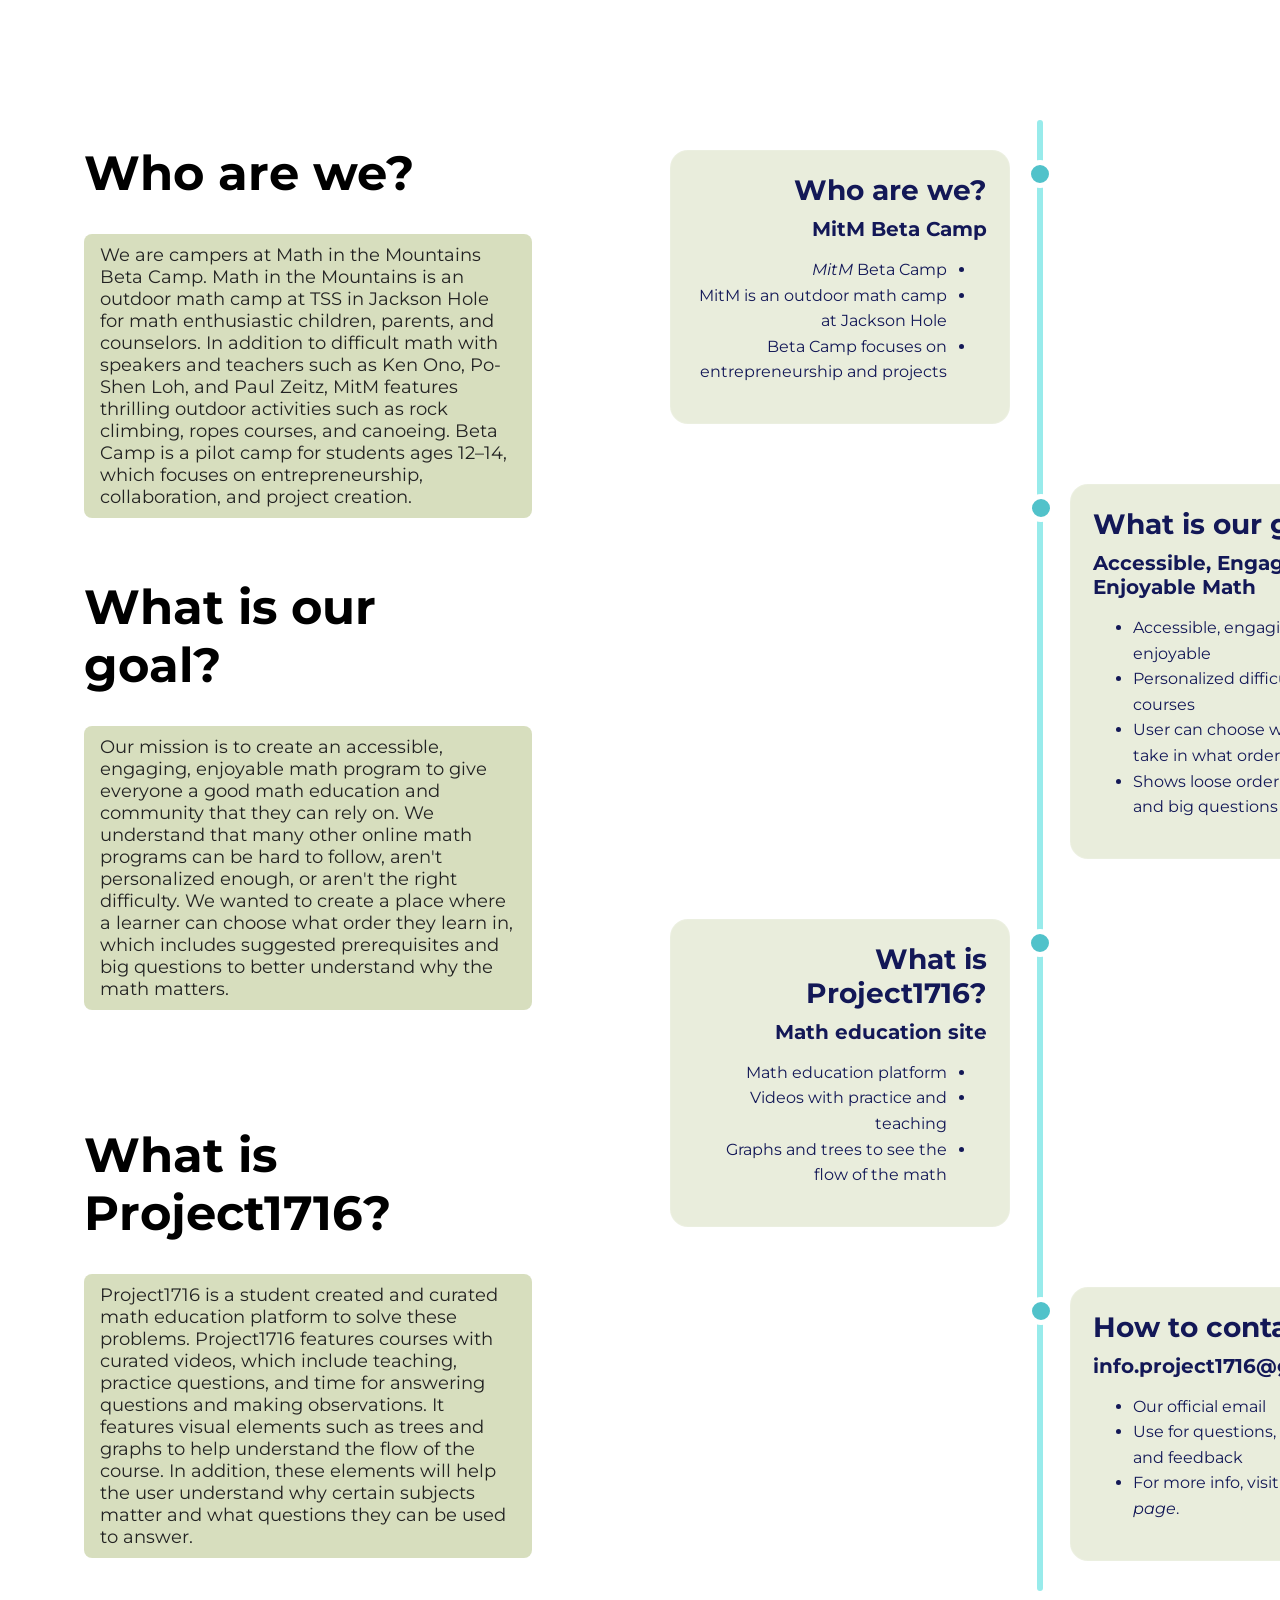
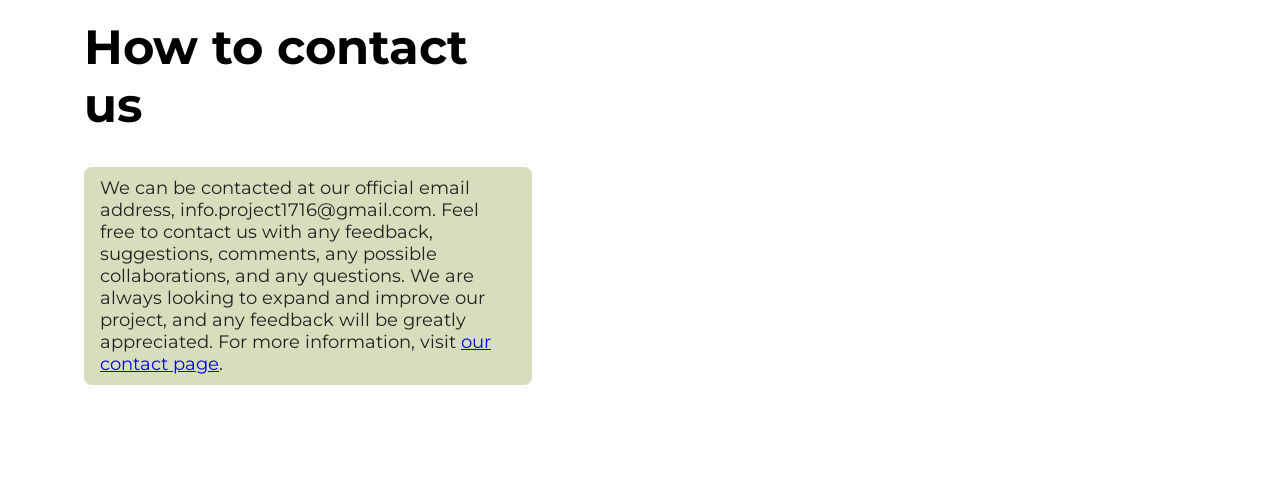
<file: templates/aboutus.html>
<!DOCTYPE html>
<html lang="en">
<head>
    <meta charset="UTF-8">
    <meta name="viewport" content="width=device-width, initial-scale=1.0">
    <title>About | MitM Beta Camp Project</title>

    <link rel="preconnect" href="https://fonts.googleapis.com">
    <link rel="preconnect" href="https://fonts.gstatic.com" crossorigin>
    <link href="https://fonts.googleapis.com/css2?family=Montserrat:wght@400;700&display=swap" rel="stylesheet">
    <link rel="stylesheet" href="/static/style.css">

    <style>

    body {
        margin: 0;
        background: #ffffff;
        color: white;
        font-family: 'Montserrat', sans-serif;
        min-height: 100vh;





}

    p {
        background: rgba(208, 217, 179, 0.85);
        padding: 10px 16px;
        border-radius: 8px;
        color: #222;
        width: 35vw;
        font-size: large;
    }

    /* LEFT SIDE CONTENT */

    .page-content {
        position: absolute;
        left: 60px;
        top: 60px;
        width: 35%;
        z-index: 2;
    }

    .page-content h1 {
        font-size: 3rem;
        margin-top: 60px;
        color: black;
    }

    /* TIMELINE */

    .timeline {
        position: absolute;
        left: 50vw;
        top: 120px;
        right: 40px;
        width: 800px;
    }

    .timeline::before {
        content: "";
        position: absolute;
        left: 50%;
        top: 0;
        bottom: 0;
        width: 6px;
        background: #98ebeb;
        transform: translateX(-50%);
        border-radius: 999px;
    }

    .event {
        position: relative;
        width: 50%;
        padding: 30px;
        box-sizing: border-box;
    }

    .event:nth-child(odd) {
        left: 0;
        text-align: right;
    }

    .event:nth-child(even) {
        left: 50%;
        text-align: left;
    }

    /* NODES */

    .node {
        position: absolute;
        top: 40px;

        width: 28px;
        height: 28px;

        background: #51c2ca;
        border: 5px solid white;
        border-radius: 50%;

        z-index: 10;

        transition: all .25s ease;
    }

    .event:nth-child(odd) .node {
        right: -13.5px;
    }

    .event:nth-child(even) .node {
        left: -13.5px;
    }

    .node:hover {
        transform: scale(1.4);
        background: #fbbf24;
        box-shadow: 0 0 25px #fbbf24;
    }

    /* CARDS */

    .card {
        background: rgba(208, 217, 179, 0.463);
        backdrop-filter: blur(10px);

        border-radius: 18px;
        padding: 22px;

        transition: all .25s ease;

        border: 1px solid rgba(255,255,255,.12);
    }

    .card:hover {
        transform: translateY(-5px);
        box-shadow: 0 15px 35px rgba(0,0,0,.25);
    }

    .Question {
        font-size: 28px;
        font-weight: 700;
        color: #131857;
        margin-bottom: 10px;
    }

    .title {
        font-size: 20px;
        font-weight: 700;
        margin-bottom: 10px;
        color: #131857;
    }

    .description {
        color: #131857;
        line-height: 1.6;
    }


.description a {
    text-decoration: none;
    font-style: italic;
    color: inherit;
}

.description a:hover {
    text-decoration: underline;
}

.p {
    color: black;
}

.p a {
    text-decoration: none;
    font-style: italic;
    color: inherit;
}

.p a:hover {
    text-decoration: underline;
}

    </style>
</head>

<body>

{% include '_top_bar.html' %}

<main class="page-content">
    <h1>Who are we?</h1>
    <p>We are campers at Math in the Mountains Beta Camp. Math in the Mountains is an outdoor math camp at TSS
        in Jackson Hole for math enthusiastic children, parents, and counselors. In addition to difficult math with
    speakers and teachers such as Ken Ono, Po-Shen Loh, and Paul Zeitz, MitM features thrilling outdoor activities such
    as rock climbing, ropes courses, and canoeing. Beta Camp is a pilot camp for students ages 12–14, which focuses on
    entrepreneurship, collaboration, and project creation. </p>
    
    <h1>What is our goal?</h1>

    <p>
        Our mission is to create an accessible, engaging, enjoyable math program to give everyone a good math education
        and community that they can rely on. We understand that many other online math programs can be hard to follow,
        aren't personalized enough, or aren't the right difficulty. We wanted to create a place where a learner can choose
        what order they learn in, which includes suggested prerequisites and big questions to better understand why the math
        matters.
    </p>

    <br><br>

    <h1>What is Project1716?</h1>
        <p>Project1716 is a student created and curated math education platform to solve these problems. Project1716 features
        courses with curated videos, which include teaching, practice questions, and time for answering questions and making
        observations. It features visual elements such as trees and graphs to help understand the flow of the course. In 
        addition, these elements will help the user understand why certain subjects matter and what questions they
        can be used to answer.</p>

    <h1>How to contact us</h1>
    <p>We can be contacted at our official email address, info.project1716@gmail.com. 
        Feel free to contact us with any feedback, suggestions, comments, any
        possible collaborations, and any questions. We are always looking to expand
        and improve our project, and any feedback will be greatly appreciated. For more
        information, visit <a href = "/contact-us">our contact page</a>.</p>

    <br><br><br><br>
</main>

<div class="timeline">

    <div class="event">
        <div class="node"></div>

        <div class="card">
            <div class="Question">Who are we?</div>

            <div class="title">MitM Beta Camp</div>

            <div class="description">
                <ul style="direction: rtl; text-align: right;">
                      <li><a href="https://www.mathmountains.org/" target="_blank" rel="noopener noreferrer">MitM</a> Beta Camp</li>
                      <li>MitM is an outdoor math camp at Jackson Hole</li>
                     <li>Beta Camp focuses on entrepreneurship and projects</li>
                </ul>

            </div>
        </div>
    </div>

    <div class="event">
        <div class="node"></div>

        <div class="card">
            <div class="Question">What is our goal?</div>

            <div class="title">Accessible, Engaging, Enjoyable Math</div>



            <div class="description">
                <ul>
                      <li>Accessible, engaging, and enjoyable</li>
                     <li>Personalized difficulty and courses</li>
                      <li>User can choose what they take in what order</li>
                      <li>Shows loose order suggestion and big questions as goals</li>
                </ul>
            </div>
        </div>
    </div>

    <div class="event">
        <div class="node"></div>

        <div class="card">
            <div class="Question">What is Project1716?</div>

            <div class="title">Math education site</div>

            <div class="description">
                <ul style="direction: rtl; text-align: right;">
                      <li>Math education platform</li>
                      <li>Videos with practice and teaching</li>
                     <li>Graphs and trees to see the flow of the math</li>
                </ul>
            </div>
        </div>
    </div>

    <div class="event">
        <div class="node"></div>

        <div class="card">
            <div class="Question">How to contact us</div>

            <div class="title">info.project1716@gmail.com</div>


            <div class="description">
                <ul>
                      <li>Our official email</li>
                     <li>Use for questions, suggestions, and feedback</li>
                      <li>For more info, visit <a href="/contact-us">our contact page</a>.</li>
                </ul>
            </div>
        </div>
    </div>

</div>

</body>
</html>
</file>
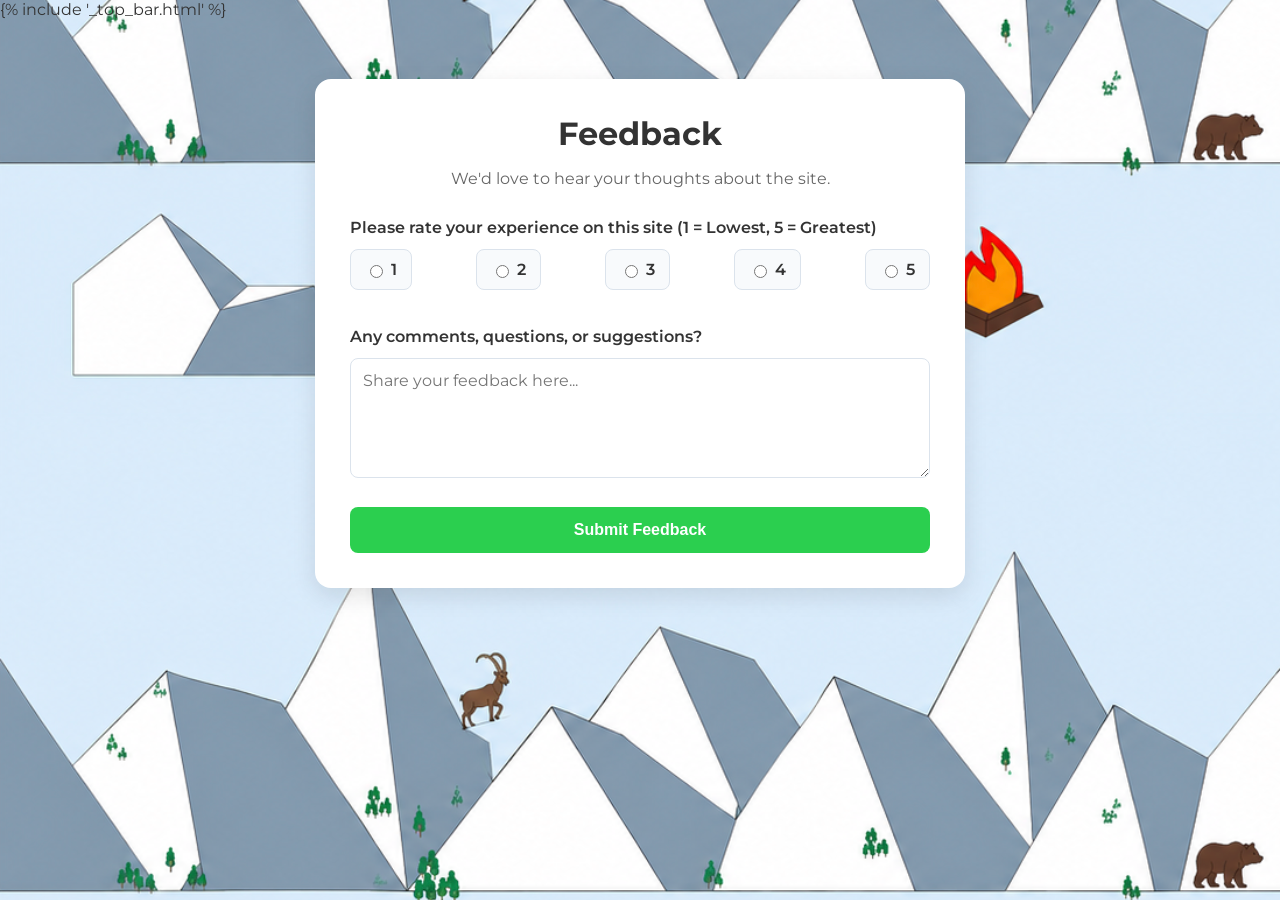
<file: templates/contact_us.html>
<!DOCTYPE html>
<html lang="en">
<head>
    <meta charset="UTF-8">
    <meta name="viewport" content="width=device-width, initial-scale=1.0">
    <title>MitM Beta Camp Project</title>
    <link rel="stylesheet" href="/static/style.css">

    <link rel="preconnect" href="https://fonts.googleapis.com">
    <link rel="preconnect" href="https://fonts.gstatic.com" crossorigin>
    <link href="https://fonts.googleapis.com/css2?family=Montserrat:wght@400;600;700&display=swap" rel="stylesheet">

    <style>
        * {
            box-sizing: border-box;
        }

        body {
            margin: 0;
            font-family: 'Montserrat', sans-serif;
            background: #f4f7fb;
            color: #333;



    background-image: url('/static/images/background.png'); 
            
    background-repeat: no-repeat; 
            
    background-size: auto, 100vh; 
            
    background-position: 0vw -35vh; 
            
    background-attachment: fixed; 

    background-repeat: repeat;
    
    animation: loopBackground 120s linear infinite; 
}

@keyframes loopBackground {
    from {
        background-position: 0 0vh;
    }
    to {
        background-position: 100vw 0vh; 
    }


        }

        .feedback-container {
            max-width: 650px;
            margin: 60px auto;
            padding: 35px;
            background: white;
            border-radius: 16px;
            box-shadow: 0 8px 24px rgba(0,0,0,0.1);
        }

        h1 {
            margin-top: 0;
            margin-bottom: 10px;
            font-size: 2rem;
            text-align: center;
        }

        .subtitle {
            text-align: center;
            color: #666;
            margin-bottom: 30px;
        }

        .form-group {
            margin-bottom: 25px;
        }

        label {
            display: block;
            font-weight: 600;
            margin-bottom: 12px;
        }

        .rating-group {
            display: flex;
            justify-content: space-between;
            gap: 10px;
            flex-wrap: wrap;
        }

        .rating-option {
            display: flex;
            align-items: center;
            gap: 5px;
            padding: 10px 14px;
            background: #f8fafc;
            border: 1px solid #dbe3ec;
            border-radius: 8px;
            cursor: pointer;
            transition: 0.2s;
            accent-color: #2bcf4f;
        }

        .rating-option:hover {
            background: #e8f0ff;
            border-color: #2bcf4f;
        }

        textarea {
            width: 100%;
            min-height: 120px;
            padding: 12px;
            border: 1px solid #dbe3ec;
            border-radius: 8px;
            font-family: inherit;
            font-size: 1rem;
            resize: vertical;
        }

        textarea:focus {
            outline: none;
            border-color: #2bcf4f;
            box-shadow: 0 0 0 3px rgba(79,140,255,0.15);
        }

        .submit-btn {
            width: 100%;
            padding: 14px;
            border: none;
            border-radius: 8px;
            background: #2bcf4f;
            color: white;
            font-size: 1rem;
            font-weight: 600;
            cursor: pointer;
            transition: 0.2s;
        }

        .submit-btn:hover {
            background: #2bcf4f;
        }
    </style>
</head>

<body>
    {% include '_top_bar.html' %}

    <div class="feedback-container">
        <h1>Feedback</h1>
        <p class="subtitle">
            We'd love to hear your thoughts about the site.
        </p>

        <form action="/feedback">
            <div class="form-group">
                <label>
                    Please rate your experience on this site
                    (1 = Lowest, 5 = Greatest)
                </label>

                <div class="rating-group">
                    <label class="rating-option">
                        <input type="radio" name="rating" value="1">
                        1
                    </label>

                    <label class="rating-option">
                        <input type="radio" name="rating" value="2">
                        2
                    </label>

                    <label class="rating-option">
                        <input type="radio" name="rating" value="3">
                        3
                    </label>

                    <label class="rating-option">
                        <input type="radio" name="rating" value="4">
                        4
                    </label>

                    <label class="rating-option">
                        <input type="radio" name="rating" value="5">
                        5
                    </label>
                </div>
            </div>

            <div class="form-group">
                <label for="comments">
                    Any comments, questions, or suggestions?
                </label>

                <textarea
                    id="comments"
                    name="comments"
                    placeholder="Share your feedback here..."
                ></textarea>
            </div>

            <button type="submit" class="submit-btn">
                Submit Feedback
            </button>
        </form>
    </div>
</body>
</html>
</file>
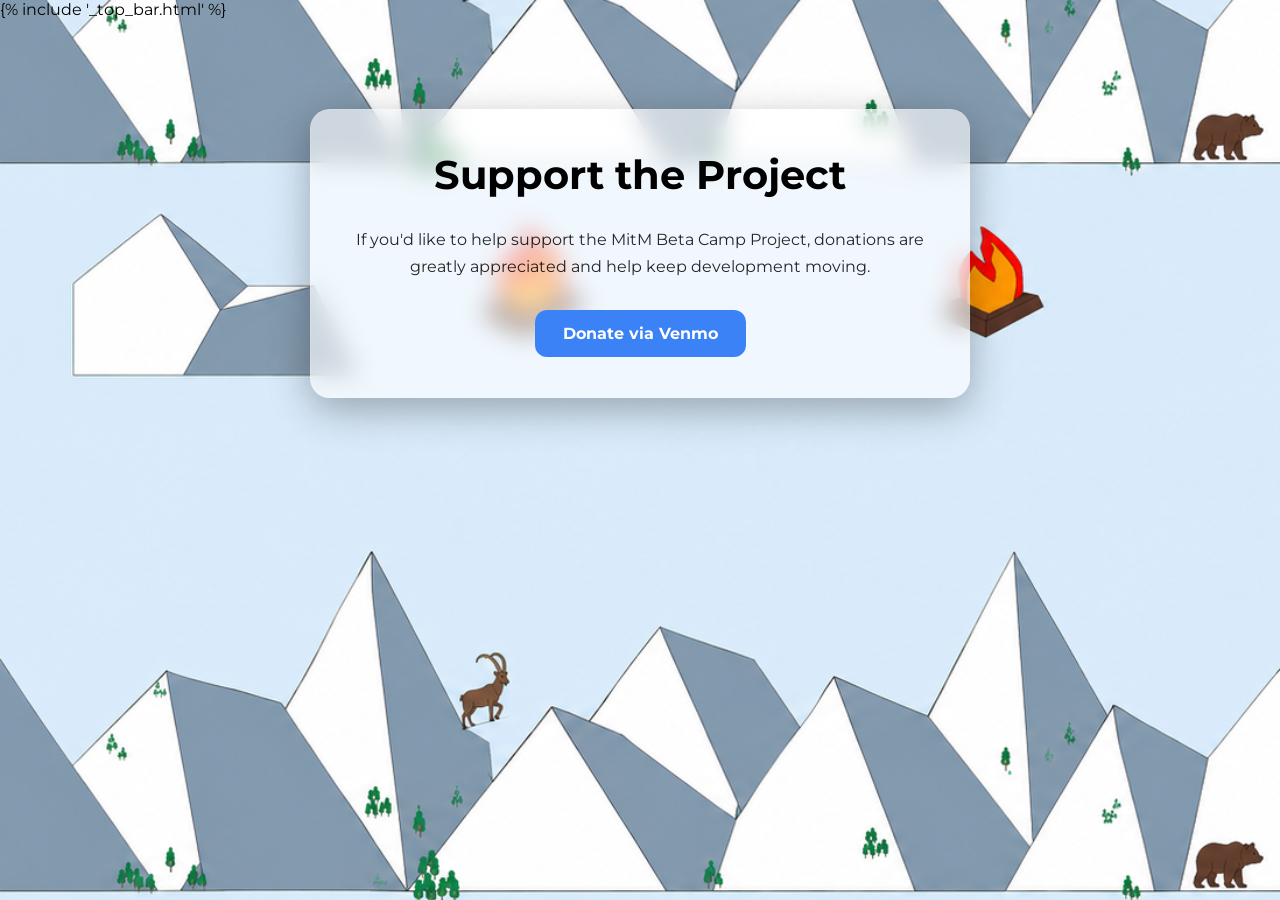
<file: templates/donate.html>
<!DOCTYPE html>
<html>
<head>
    <meta charset="UTF-8">
    <meta name="viewport" content="width=device-width, initial-scale=1.0">
    <title>About | MitM Beta Camp Project</title>

    <link rel="preconnect" href="https://fonts.googleapis.com">
    <link rel="preconnect" href="https://fonts.gstatic.com" crossorigin>
    <link href="https://fonts.googleapis.com/css2?family=Montserrat:wght@400;500;700&display=swap" rel="stylesheet">

    <link rel="stylesheet" href="/static/style.css">

    <style>
        * {
            box-sizing: border-box;
        }

        body {
            margin: 0;
            font-family: 'Montserrat', sans-serif;
            background: linear-gradient(135deg, #1e293b, #0f172a);
            color: rgb(0, 0, 0);
            min-height: 100vh;



    background-image: url('/static/images/background.png'); 
            
    background-repeat: no-repeat; 
            
    background-size: auto, 100vh; 
            
    background-position: 0vw -35vh; 
            
    background-attachment: fixed; 

    background-repeat: repeat;
    
    animation: loopBackground 120s linear infinite; 
}

@keyframes loopBackground {
    from {
        background-position: 0 0vh;
    }
    to {
        background-position: 100vw 0vh; 
    }
        }

        .container {
            max-width: 700px;
            margin: 80px auto;
            padding: 0 20px;
        }

        .card {
            background: rgba(255, 255, 255, 0.603);
            backdrop-filter: blur(12px);
            border: 1px solid rgba(255, 255, 255, 0.12);
            border-radius: 20px;
            padding: 40px;
            text-align: center;
            box-shadow: 0 12px 40px rgba(0, 0, 0, 0.3);
            margin-top: 10vh;
        }

        h1 {
            margin-top: 0;
            font-size: 2.5rem;
        }

        p {
            color: rgba(0, 0, 0, 0.85);
            line-height: 1.7;
            margin-bottom: 30px;
        }

        .donate-btn {
            display: inline-block;
            padding: 14px 28px;
            background: #3b82f6;
            color: white;
            text-decoration: none;
            font-weight: 700;
            border-radius: 12px;
            transition: all 0.25s ease;
        }

        .donate-btn:hover {
            background: #2563eb;
            transform: translateY(-2px);
            box-shadow: 0 8px 20px rgba(59, 130, 246, 0.4);
        }
    </style>
</head>

<body>
    {% include '_top_bar.html' %}

    <div class="container">
        <div class="card">
            <h1>Support the Project</h1>

            <p>
                If you'd like to help support the MitM Beta Camp Project,
                donations are greatly appreciated and help keep development moving.
            </p>

            <a class="donate-btn"
               href="https://account.venmo.com/u/andywaizai"
               target="_blank">
                Donate via Venmo
            </a>
        </div>
    </div>
</body>
</html>
</file>
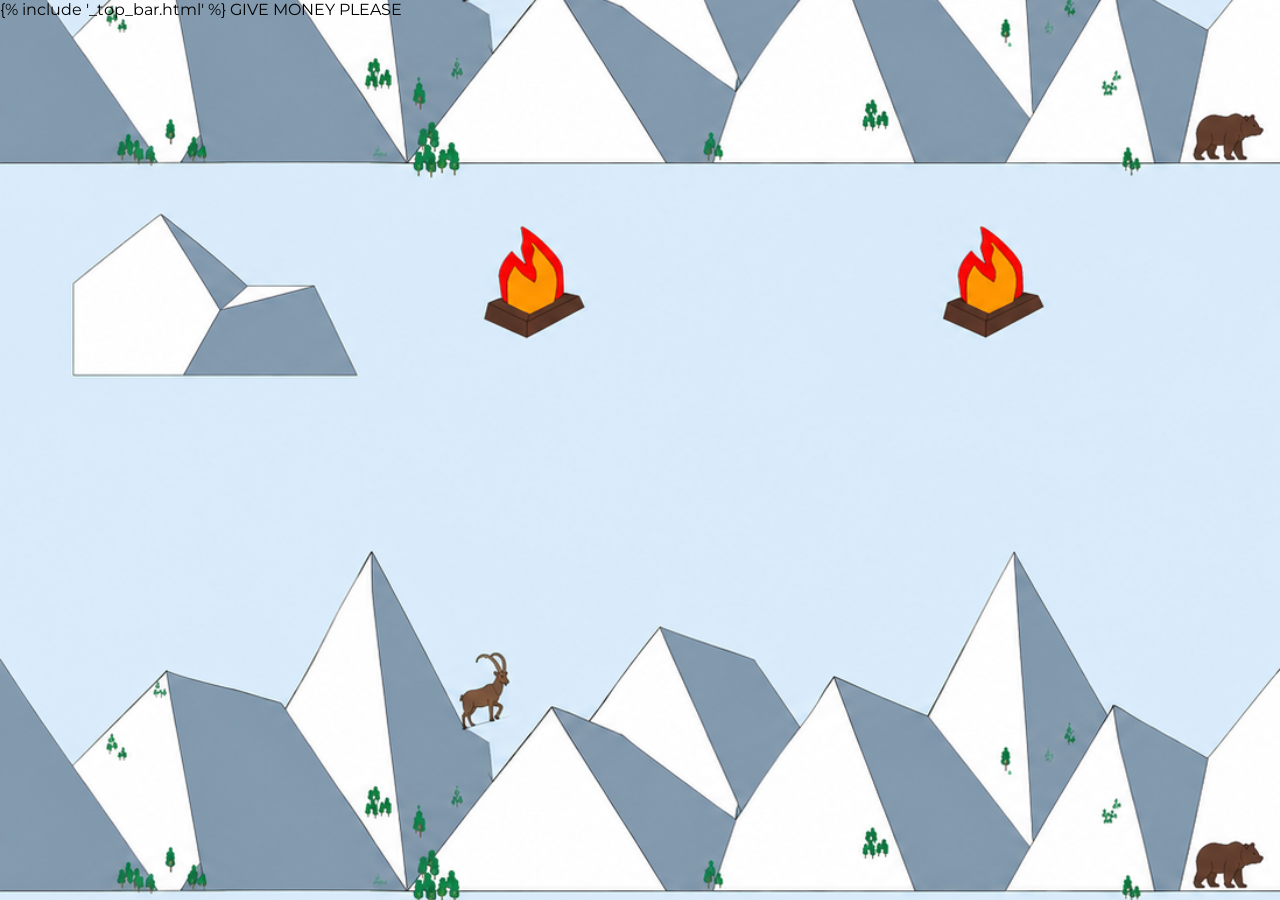
<file: templates/subscribe.html>
<!DOCTYPE html>
<html>
    <head>
    <meta charset="UTF-8">
    <meta name="viewport" content="width=device-width, initial-scale=1.0">
    <title>About | MitM Beta Camp Project</title>

    <link rel="preconnect" href="https://fonts.googleapis.com">
    <link rel="preconnect" href="https://fonts.gstatic.com" crossorigin>
    <link href="https://fonts.googleapis.com/css2?family=Montserrat:wght@400;700&display=swap" rel="stylesheet">
    <link rel="stylesheet" href="/static/style.css">
    
    </head>

    <body>
        <style>
            body{




    background-image: url('/static/images/background.png'); 
            
    background-repeat: no-repeat; 
            
    background-size: auto, 100vh; 
            
    background-position: 0vw -35vh; 
            
    background-attachment: fixed; 

    background-repeat: repeat;
    
    animation: loopBackground 120s linear infinite; 
}

@keyframes loopBackground {
    from {
        background-position: 0 0vh;
    }
    to {
        background-position: 100vw 0vh; 
    }
            }
        </style>
        {% include '_top_bar.html' %}
        GIVE MONEY PLEASE
    </body>
</html>
</file>
<file: static/style.css>
:root {
    --top-bar-color: #08625f;
    --top-bar-text-color: #ffffff;
    --course_bar-color: #17755c;
    --course_bar-text-color: #ffffff;
    --site-font: "Montserrat", sans-serif;
    --video-title-bar-height: 46px;
}

* {
    box-sizing: border-box;
}

body {
    margin: 0;
    font-family: var(--site-font);





    background-image: url('/static/images/background.png'); 
            
    background-repeat: no-repeat; 
            
    background-size: auto, 100vh; 
            
    background-position: 0vw -35vh; 
            
    background-attachment: fixed; 

    background-repeat: repeat;
    
    animation: loopBackground 120s linear infinite; 
}

@keyframes loopBackground {
    from {
        background-position: 0 0vh;
    }
    to {
        background-position: 100vw 0vh; 
    }
}

.top-bar {
    align-items: center;
    background: var(--top-bar-color);
    display: flex;
    gap: 24px;
    min-height: 56px;
    padding: 0 24px;
}

.top-bar a {
    color: var(--top-bar-text-color);
    font-family: var(--site-font);
    font-weight: 700;
    text-decoration: none;
}

.top-bar a:hover {
    text-decoration: underline;
}

.course_bar {
    align-items: center;
    background: var(--course_bar-color);
    display: flex;
    gap: 24px;
    min-height: 56px;
    padding: 0 24px;
}

.course_bar a {
    color: var(--course_bar-text-color);
    font-family: var(--site-font);
    font-weight: 700;
    text-decoration: none;
}

.course_bar a:hover {
    text-decoration: underline;
}

.page-content {
    padding: 24px;
}

.account-page {
    align-items: start;
    background: #ffffff;
    display: grid;
    min-height: calc(100vh - 56px);
    padding: 32px;
}

.account-panel {
    border: 2px solid #0991b3;
    border-radius: 8px;
    max-width: 720px;
    padding: 24px;
    width: 100%;
}

.account-profile {
    align-items: center;
    display: flex;
    gap: 18px;
}

.account-avatar {
    border: 3px solid #0991b3;
    border-radius: 50%;
    height: 88px;
    object-fit: cover;
    width: 88px;
}

.account-avatar-fallback {
    align-items: center;
    background: #c8f2d2;
    display: flex;
    font-size: 36px;
    font-weight: 700;
    justify-content: center;
}

.account-profile h1 {
    font-size: 28px;
    margin: 0;
}

.account-profile p {
    color: #444444;
    margin: 6px 0 0;
}

.account-details {
    display: grid;
    gap: 14px;
    grid-template-columns: repeat(auto-fit, minmax(180px, 1fr));
    margin-top: 28px;
}

.account-details > div {
    background: #f6f6f6;
    border: 1px solid #dddddd;
    border-radius: 8px;
    padding: 14px;
}

.account-label {
    color: #555555;
    display: block;
    font-size: 13px;
    margin-bottom: 6px;
}

.account-actions {
    display: flex;
    flex-wrap: wrap;
    gap: 12px;
    margin-top: 28px;
}

.account-actions form {
    margin: 0;
}

.account-button {
    background: #ffffff;
    border: 2px solid #1281a0;
    border-radius: 8px;
    color: #000000;
    cursor: pointer;
    display: inline-flex;
    font-family: var(--site-font);
    font-size: 15px;
    font-weight: 700;
    padding: 10px 14px;
    text-decoration: none;
}

.account-button-primary {
    background: #1694ae;
    color: #ffffff;
}

.videos-page {
    background: #ffffff;
    min-height: calc(100vh - 56px);
    padding: 28px;
}

.videos-page h1 {
    font-size: 28px;
    margin: 0 0 24px;
}

.video-tree {
    display: flex;
    flex-direction: column;
    gap: 28px;
    position: relative;
}

.video-tree-lines {
    inset: 0;
    overflow: visible;
    pointer-events: none;
    position: absolute;
    z-index: 0;
}

.video-tree-line {
    fill: none;
    stroke-width: 3;
}

.video-tree-layer {
    display: flex;
    flex-wrap: wrap;
    gap: 18px;
    justify-content: center;
    position: relative;
    z-index: 1;
}

.video-node {
    background: #ffffff;
    border: 2px solid #6cc1c7;
    border-radius: 8px;
    min-width: 220px;
    padding: 14px;
    text-align: center;
}

.video-node.is-finished {
    background: #fff2a8;
    border-color: #ffd21f;
}

.video-node-title {
    color: #000000;
    display: block;
    font-size: 18px;
    font-weight: 700;
    text-decoration: none;
}

.video-node-title:hover {
    text-decoration: underline;
}

.video-node-finished {
    align-items: center;
    background: #f1f1f1;
    border: 2px solid #d0d0d0;
    border-radius: 999px;
    cursor: pointer;
    display: inline-flex;
    font-size: 13px;
    font-weight: 700;
    gap: 8px;
    margin-top: 12px;
    padding: 6px 10px;
    user-select: none;
}

.video-node-finished input {
    height: 1px;
    opacity: 0;
    position: absolute;
    width: 1px;
}

.video-node-check {
    align-items: center;
    background: #ffffff;
    border: 2px solid #9c9c9c;
    display: inline-flex;
    height: 18px;
    justify-content: center;
    width: 18px;
}

.video-node-check::after {
    border: solid #000000;
    border-width: 0 2px 2px 0;
    content: "";
    display: none;
    height: 9px;
    transform: rotate(45deg) translate(-1px, -1px);
    width: 5px;
}

.video-node-finished input:checked + .video-node-check {
    background: #ffd21f;
    border-color: #000000;
}

.video-node-finished input:checked + .video-node-check::after {
    display: block;
}

.video-node-finished:has(input:focus-visible) {
    outline: 3px solid #107d87;
    outline-offset: 2px;
}

.video-detail-page {
    align-items: center;
    background: #ffffff;
    display: grid;
    min-height: calc(100vh - 56px);
    padding: 0;
}

.video-detail {
    align-content: center;
    display: grid;
    justify-items: center;
    min-height: calc(100vh - 56px);
    padding: clamp(32px, 7vw, 96px);
    text-align: center;
    width: 100%;
}

.video-detail-markdown h1 {
    font-size: clamp(42px, 5.5vw, 72px);
    line-height: 1.08;
    margin: 0 0 20px;
}

.video-detail-markdown h2 {
    font-size: clamp(30px, 3.5vw, 46px);
    line-height: 1.1;
    margin: 0 0 18px;
}

.video-detail-markdown p {
    color: #333333;
    font-size: clamp(19px, 2vw, 26px);
    line-height: 1.45;
    margin: 0 0 28px;
    white-space: pre-line;
}

.video-detail-markdown ul {
    display: inline-block;
    font-size: clamp(19px, 2vw, 26px);
    line-height: 1.45;
    margin: 0 0 28px;
    padding-left: 24px;
    text-align: left;
}

.video-detail-play {
    background: var(--top-bar-color);
    border-radius: 8px;
    color: #ffffff;
    display: inline-flex;
    font-size: 18px;
    font-weight: 700;
    padding: 12px 22px;
    text-decoration: none;
}

.video-detail-play:hover {
    filter: brightness(0.95);
}

.video-page {
    background: #ffffff;
    display: grid;
    height: calc(100vh - var(--active-title-bars-height, var(--video-title-bar-height)) - 56px);
    place-items: center;
    width: 100%;
}

.video-fullscreen-shell:fullscreen {
    background: #000000;
    display: grid;
    grid-template-rows: minmax(0, 1fr) auto;
    height: 100vh;
    width: 100vw;
}

.video-fullscreen-shell:fullscreen .video-page {
    background: #000000;
    height: calc(100vh - var(--active-title-bars-height, var(--video-title-bar-height)));
    justify-items: center;
    align-items: end;
}

.video-fullscreen-shell:fullscreen .video-frame {
    height: min(100%, 56.25vw);
    width: min(100vw, calc(100% * 16 / 9));
}

.video-fullscreen-shell:fullscreen .video-title-bar {
    justify-self: center;
    width: min(100vw, calc((100vh - var(--active-title-bars-height, var(--video-title-bar-height))) * 16 / 9));
}

.video-frame {
    aspect-ratio: 16 / 9;
    height: min(calc(100vh - var(--active-title-bars-height, var(--video-title-bar-height)) - 56px), 56.25vw);
    overflow: hidden;
    position: relative;
    width: min(100vw, calc((100vh - var(--active-title-bars-height, var(--video-title-bar-height)) - 56px) * 16 / 9));
}

.video-frame video {
    border: 0;
    cursor: pointer;
    display: block;
    height: 100%;
    object-fit: contain;
    width: 100%;
}

.video-pause-overlay {
    align-items: stretch;
    background: rgba(0, 0, 0, 0.72);
    color: #ffffff;
    display: grid;
    grid-template-rows: minmax(0, 1fr) auto;
    inset: 0;
    padding: 56px;
    position: absolute;
    z-index: 8;
}

.video-pause-overlay[hidden] {
    display: none;
}

.video-pause-content {
    align-self: center;
    justify-self: center;
    max-width: min(760px, 100%);
    padding: 32px;
    text-align: left;
}

.video-pause-content h1 {
    font-size: 42px;
    margin: 0 0 18px;
    text-align: center;
}

.video-pause-content h2 {
    text-align: center;
}

.video-pause-content p {
    font-size: 20px;
    line-height: 1.5;
    margin: 0 0 14px;
}

.video-pause-content ul {
    font-size: 20px;
    line-height: 1.5;
    margin: 0;
    padding-left: 24px;
}

.video-pause-continue {
    background: #086744;
    border: 0;
    color: #ffffff;
    cursor: pointer;
    font-family: var(--site-font);
    font-size: 18px;
    font-weight: 700;
    justify-self: center;
    min-width: 180px;
    padding: 14px 22px;
}

.video-title-bars {
    align-content: end;
    display: grid;
    min-height: var(--active-title-bars-height, var(--video-title-bar-height));
}

.video-title-bar {
    align-items: center;
    background: var(--active-title-bar-color, #c8f2d2);
    color: #000000;
    display: grid;
    grid-template-columns: 120px minmax(0, 1fr) 120px;
    height: var(--video-title-bar-height);
    padding: 0 0 0 24px;
    text-align: center;
}

.video-title-bar h1 {
    font-size: 18px;
    margin: 0;
    overflow: hidden;
    text-overflow: ellipsis;
    white-space: nowrap;
}

.skip-interjection {
    align-self: stretch;
    background: var(--active-skip-color, #8edda2);
    border: 0;
    color: #000000;
    cursor: pointer;
    display: flex;
    align-items: center;
    font-family: var(--site-font);
    font-size: 16px;
    font-weight: 700;
    height: 100%;
    justify-content: center;
    justify-self: stretch;
    min-width: 0;
    padding: 0;
    width: 100%;
}

.skip-interjection[hidden] {
    display: none;
}

.video-controls {
    align-items: center;
    background: linear-gradient(
        to top,
        rgba(0, 0, 0, 0.64),
        rgba(0, 0, 0, 0.32),
        rgba(0, 0, 0, 0)
    );
    bottom: 0;
    color: #ffffff;
    display: grid;
    gap: 14px;
    grid-template-columns: auto minmax(180px, 1fr) auto auto auto;
    left: 0;
    opacity: 0;
    padding: 14px;
    pointer-events: none;
    position: absolute;
    right: 0;
    transform: translateY(100%);
    transition: opacity 360ms ease, transform 360ms ease;
}

.video-controls.is-visible {
    opacity: 1;
    pointer-events: auto;
    transform: translateY(0);
}

.video-control-button {
    align-items: center;
    background: rgba(255, 255, 255, 0.18);
    border: 1px solid rgba(255, 255, 255, 0.65);
    border-radius: 50%;
    color: #ffffff;
    cursor: pointer;
    display: inline-flex;
    font-family: var(--site-font);
    height: 40px;
    justify-content: center;
    line-height: 1;
    padding: 0;
    width: 40px;
}

.video-control-button .video-control-icon {
    display: block;
    fill: currentColor;
    flex: 0 0 auto;
    height: 28px;
    width: 28px;
}

.video-scrubber-label {
    align-items: center;
    display: flex;
    gap: 10px;
    min-width: 0;
}

.video-timeline {
    align-items: center;
    --timeline-playhead-above: 12px;
    display: flex;
    flex: 1;
    height: 14px;
    min-width: 120px;
    position: relative;
}

.video-timeline::before {
    background: #ffffff;
    content: "";
    height: 8px;
    left: 0;
    position: absolute;
    right: 0;
    top: 50%;
    transform: translateY(-50%);
    z-index: 0;
}

.video-scrubber {
    accent-color: #ffffff;
    appearance: none;
    background: transparent;
    flex: 1;
    height: 14px;
    margin: 0;
    position: relative;
    width: 100%;
    z-index: 5;
}

.video-progress {
    background: #ffffff;
    height: 8px;
    left: 0;
    pointer-events: none;
    position: absolute;
    top: 50%;
    transform: translateY(-50%);
    z-index: 1;
}

.video-interjection-markers {
    bottom: calc(50% + 4px);
    left: 0;
    pointer-events: none;
    position: absolute;
    right: 0;
    z-index: 2;
}

.video-interjection-marker {
    cursor: pointer;
    height: 8px;
    pointer-events: auto;
    position: absolute;
}

.video-interjection-marker[data-depth="1"] {
    background: #ff7575;
    bottom: 0;
}

.video-interjection-marker[data-depth="2"] {
    background: #ffb656;
    bottom: 8px;
}

.video-interjection-marker[data-depth="3"] {
    background: #ffde5a;
    bottom: 16px;
}

.video-interjection-marker[data-depth="4"] {
    background: #86ffbc;
    bottom: 24px;
}

.video-interjection-marker[data-depth="5"] {
    background: #9adbff;
    bottom: 32px;
}

.video-interjection-marker[data-depth="6"] {
    background: #cca3ff;
    bottom: 40px;
}

.video-playhead {
    background: #242424;
    height: calc(var(--timeline-playhead-above) + 12px);
    left: 0;
    pointer-events: none;
    position: absolute;
    top: calc(50% - var(--timeline-playhead-above));
    transform: translateX(-50%);
    width: 4px;
    z-index: 4;
}

.video-scrubber::-webkit-slider-thumb {
    -webkit-appearance: none;
    appearance: none;
    background: transparent;
    border: 0;
    height: 14px;
    margin-top: -5px;
    width: 14px;
}

.video-scrubber::-webkit-slider-runnable-track {
    background: transparent;
    height: 4px;
}

.video-scrubber::-moz-range-thumb {
    background: transparent;
    border: 0;
    height: 14px;
    width: 14px;
}

.video-scrubber::-moz-range-progress {
    background: transparent;
}

.video-scrubber::-moz-range-track {
    background: transparent;
    height: 4px;
}

.video-volume-control {
    position: relative;
}

.video-settings-control {
    align-items: center;
    display: inline-flex;
    position: relative;
}

.video-settings-toggle {
    display: none;
}

.video-secondary-controls {
    align-items: center;
    display: inline-flex;
    gap: 14px;
}

.video-volume-control.is-open .video-control-button {
    background: rgba(255, 255, 255, 0.18);
    border-radius: 0 0 50% 50%;
    border-top-color: transparent;
}

.video-quality-control,
.video-speed-control {
    align-items: center;
    display: inline-flex;
    gap: 6px;
}

.video-speed-control {
    position: relative;
}

.video-quality,
.video-speed {
    background: rgba(255, 255, 255, 0.18);
    border: 1px solid rgba(255, 255, 255, 0.65);
    border-radius: 6px;
    color: #ffffff;
    cursor: pointer;
    font-family: var(--site-font);
    font-weight: 700;
    height: 36px;
    padding: 0 8px;
}

.video-quality option,
.video-speed option {
    color: #000000;
}

.video-custom-speed-control {
    align-items: center;
    background: rgba(255, 255, 255, 0.18);
    border: 1px solid rgba(255, 255, 255, 0.65);
    border-radius: 6px;
    bottom: 46px;
    color: #ffffff;
    display: grid;
    gap: 8px;
    grid-template-columns: 42px 140px;
    padding: 8px;
    position: absolute;
    right: 0;
    text-shadow: 0 1px 2px rgba(0, 0, 0, 0.8);
}

.video-custom-speed-control[hidden] {
    display: none;
}

.video-custom-speed {
    accent-color: #ffffff;
    background: transparent;
}

.video-volume-popout {
    align-items: center;
    background: rgba(255, 255, 255, 0.18);
    border: 1px solid rgba(255, 255, 255, 0.65);
    border-bottom: 0;
    border-radius: 20px 20px 0 0;
    bottom: 40px;
    display: flex;
    height: 150px;
    justify-content: center;
    opacity: 0;
    padding: 12px 0;
    pointer-events: none;
    position: absolute;
    right: 50%;
    transform: translate(50%, 8px);
    transition: opacity 180ms ease, transform 180ms ease;
    width: 40px;
}

.video-volume-control.is-open .video-volume-popout {
    opacity: 1;
    pointer-events: auto;
    transform: translate(50%, 0);
}

.video-volume {
    appearance: none;
    background: #ffffff;
    height: 4px;
    transform: rotate(-90deg);
    width: 120px;
}

.video-volume::-webkit-slider-thumb {
    appearance: none;
    background: #ffffff;
    border: 0;
    border-radius: 50%;
    height: 14px;
    width: 14px;
}

.video-volume::-moz-range-thumb {
    background: #ffffff;
    border: 0;
    border-radius: 50%;
    height: 14px;
    width: 14px;
}

#video-current-time,
#video-duration {
    font-variant-numeric: tabular-nums;
    min-width: 42px;
}

@media (max-width: 860px) {
    .video-controls {
        grid-template-columns: auto minmax(0, 1fr) auto;
        padding: 12px;
    }

    .video-settings-toggle {
        display: inline-flex;
    }

    .video-secondary-controls {
        align-items: stretch;
        background: rgba(255, 255, 255, 0.18);
        border: 1px solid rgba(255, 255, 255, 0.65);
        border-radius: 6px;
        bottom: 50px;
        display: none;
        flex-direction: column;
        gap: 10px;
        padding: 10px;
        position: absolute;
        right: 0;
        width: max-content;
    }

    .video-settings-control.is-open .video-secondary-controls {
        display: flex;
    }

    .video-quality,
    .video-speed {
        width: 100%;
    }

    .video-custom-speed-control {
        bottom: auto;
        grid-template-columns: 42px 120px;
        margin-top: 8px;
        position: static;
    }

    .video-volume-control {
        align-self: flex-end;
    }
}
</file>
